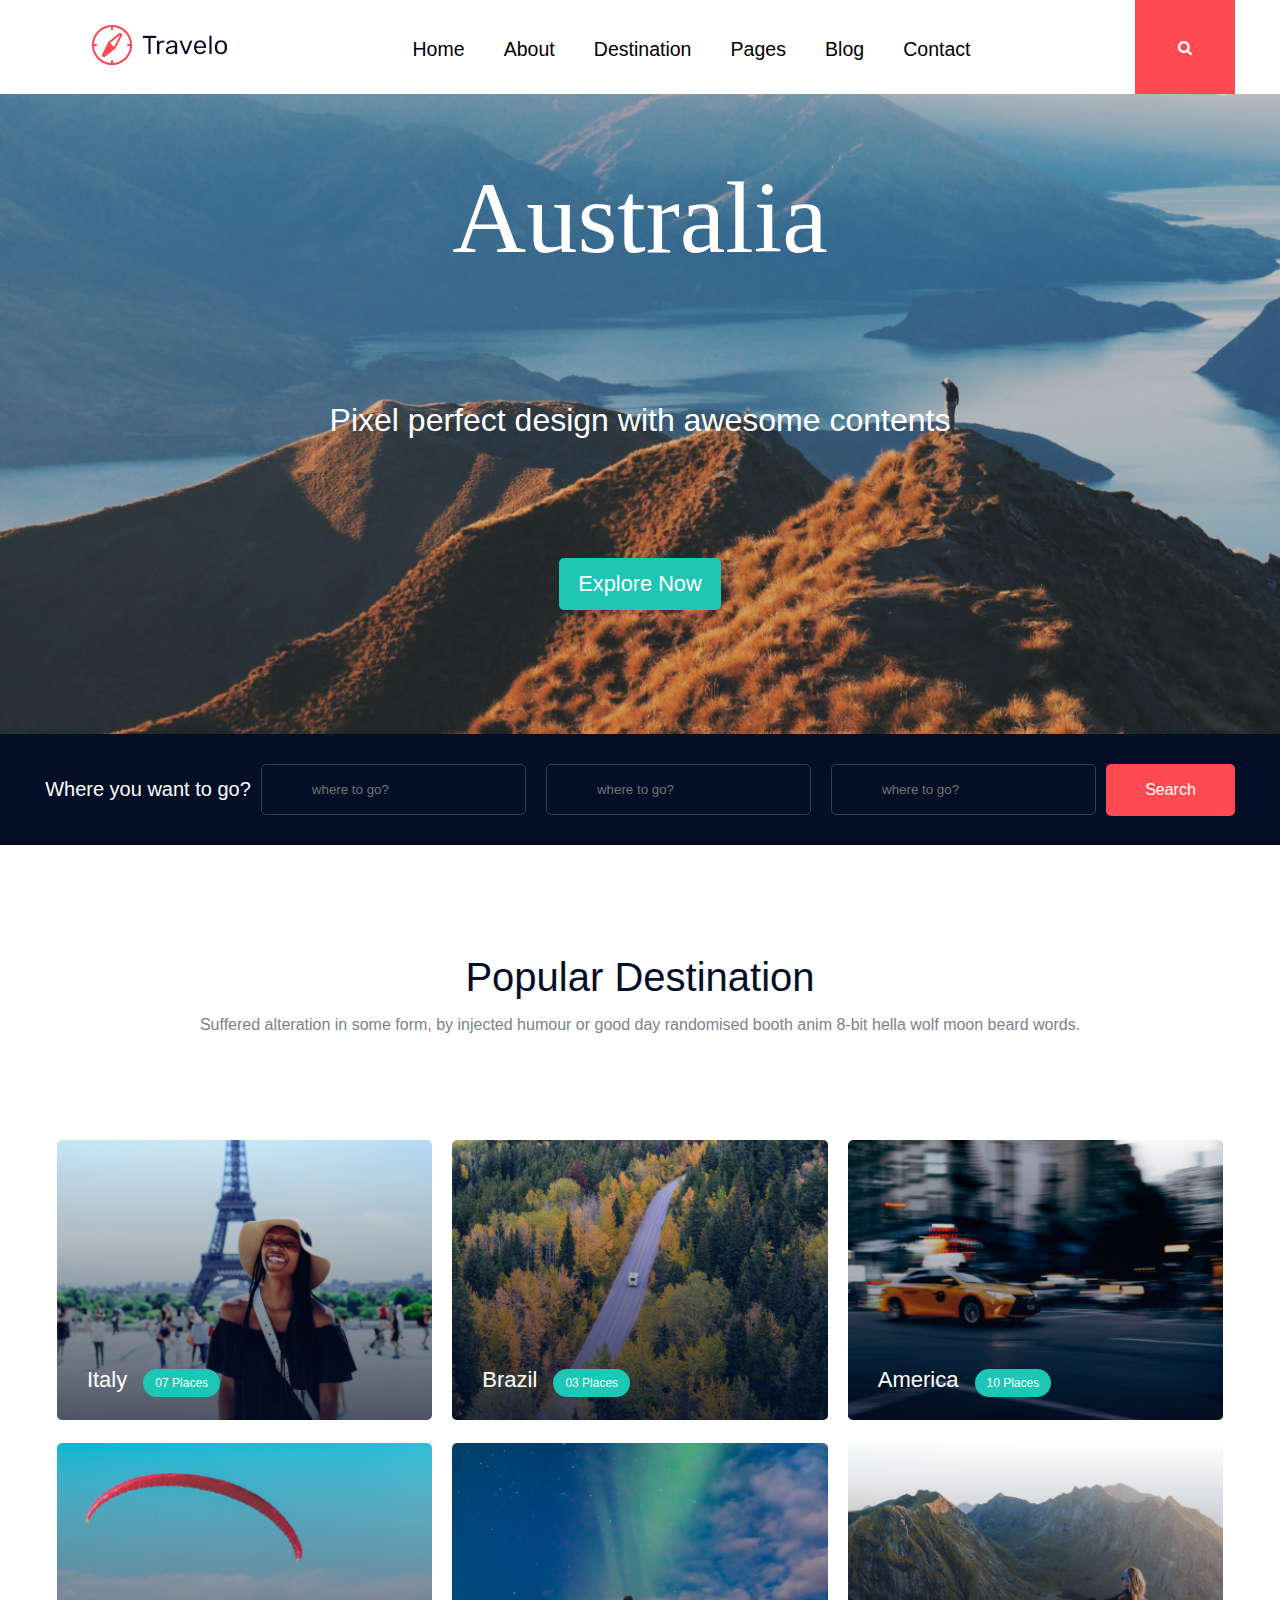
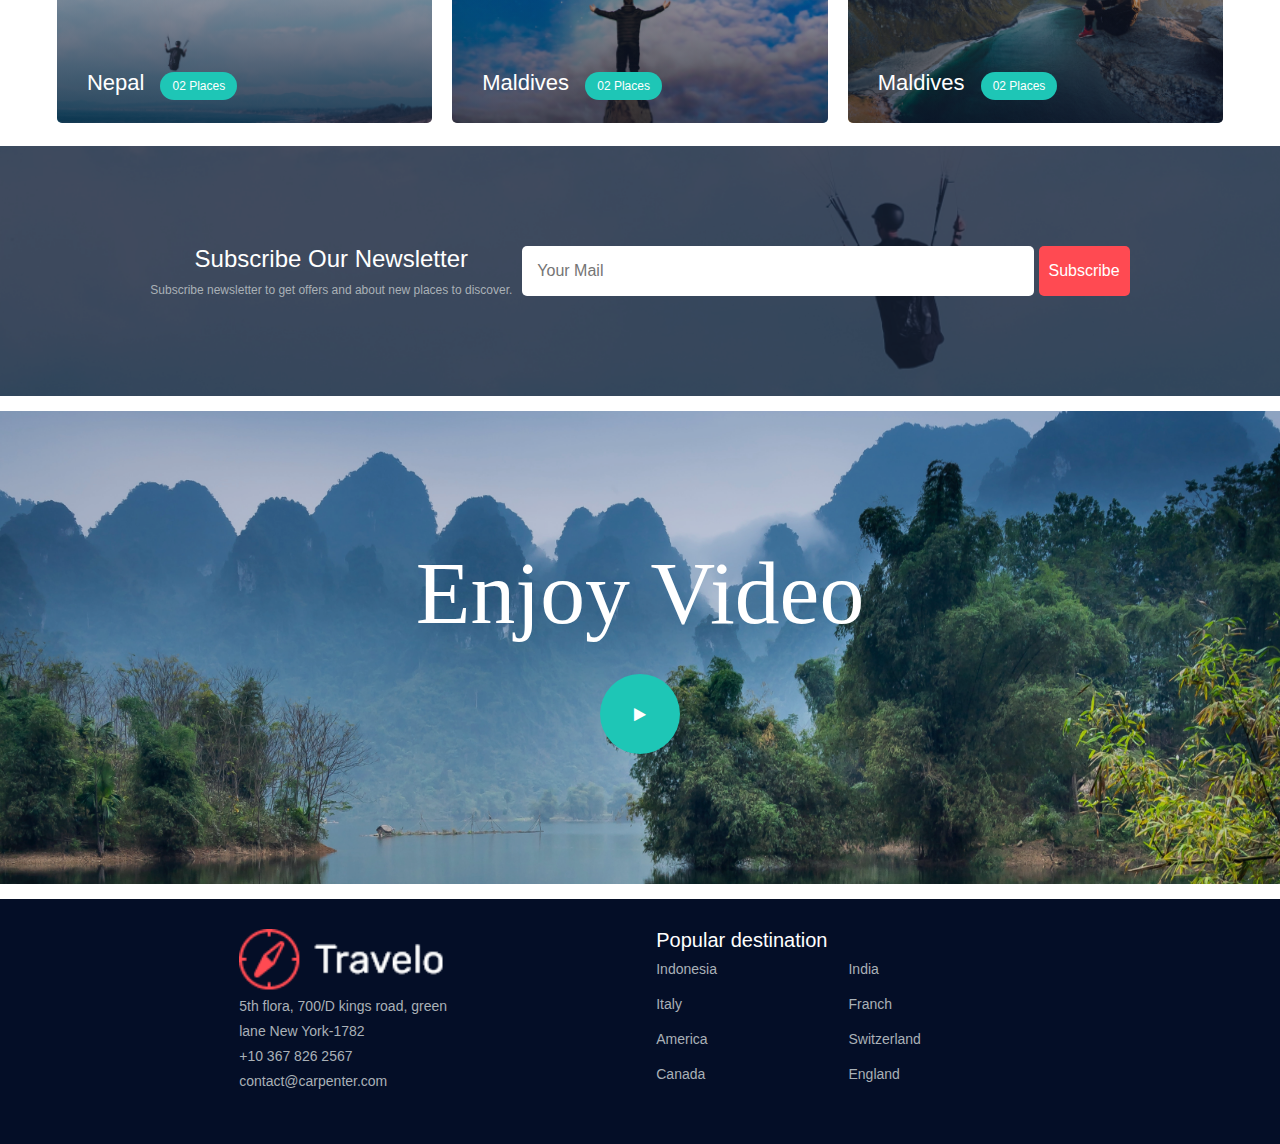
<file: index.html>
<!DOCTYPE html>
<html lang="en">

<head>
    <meta charset="UTF-8">
    <meta name="viewport" content="width=device-width, initial-scale=1.0">
    <link rel="stylesheet" href="css/style.css">
    <link rel="stylesheet" href="css/media-queries.css">
    <link rel="stylesheet" href="https://cdnjs.cloudflare.com/ajax/libs/font-awesome/4.7.0/css/font-awesome.css">
    <title>Travelo</title>
</head>

<body>

    <header class="d-flex">
        <div>
            <a href="#">
                <img src="images/logo.png" alt="logo" title="logo">
            </a>
        </div>
        <nav>
            <ul>
                <li>Home</li>
                <li>About</li>
                <li>Destination</li>
                <li>Pages</li>
                <li>Blog</li>
                <li>Contact</li>
            </ul>
        </nav>
        <div>
            <div class="search-icon d-flex">
                <a href="#">
                    <i class="fa fa-search"></i>
                </a>
            </div>
            <div class="drop-down-menu-bars d-flex">
                <a href="#">
                    <i class="fa fa-bars"></i>
                </a>
            </div>
        </div>
    </header>

    <div class="drop-down-menu" style="display: none;">
        <ul>
            <li>Home</li>
            <li>About</li>
            <li>Destination</li>
            <li>Pages</li>
            <li>Blog</li>
            <li>Contact</li>
        </ul>
    </div>

    <main>
        <section class="slider">
            <div class="slider-text d-flex">
                <h3>Australia</h3>
                <p>Pixel perfect design with awesome contents</p>
                <a href="#" class="slider-btn">Explore Now</a>
            </div>
        </section>
        <section class="search-bar d-flex">
            <h3>Where you want to go?</h3>
            <form action="#" class="search-form d-flex">
                <input type="text" placeholder="where to go?">
                <input type="text" placeholder="where to go?">
                <input type="text" placeholder="where to go?">
                <button type="submit" class="search-btn">Search</button>
            </form>
        </section>
        <section class="popular">
            <section class="row popular-heading">
                <h3 class="popular-title">Popular Destination</h3>
                <p class="popular-description">Suffered alteration in some form, by injected humour or good day
                    randomised booth anim 8-bit hella
                    wolf moon beard words.</p>
            </section>
            <section class="row popular-container">
                <article>
                    <img src="images/1.png" alt="Italy">
                    <div class="popular-image-info">
                        <p>
                            Italy
                            <a href="#">07 Places</a>
                        </p>
                    </div>
                </article>
                <article>
                    <img src="images/2.png" alt="Brazil">
                    <div class="popular-image-info">
                        <p>
                            Brazil
                            <a href="#">03 Places</a>
                        </p>
                    </div>
                </article>
                <article>
                    <img src="images/3.png" alt="America">
                    <div class="popular-image-info">
                        <p>
                            America
                            <a href="#">10 Places</a>
                        </p>
                    </div>
                </article>
                <article>
                    <img src="images/4.png" alt="Nepal">
                    <div class="popular-image-info">
                        <p>
                            Nepal
                            <a href="#">02 Places</a>
                        </p>
                    </div>
                </article>
                <article>
                    <img src="images/5.png" alt="Maldives">
                    <div class="popular-image-info">
                        <p>
                            Maldives
                            <a href="#">02 Places</a>
                        </p>
                    </div>
                </article>
                <article>
                    <img src="images/6.png" alt="Maldives">
                    <div class="popular-image-info">
                        <p>
                            Maldives
                            <a href="#">02 Places</a>
                        </p>
                    </div>
                </article>
            </section>
        </section>
        <section class="newsletter d-flex">
            <div class="newsletter-container row">
                <div class="newsletter-text d-flex">
                    <h4>Subscribe Our Newsletter</h4>
                    <p>Subscribe newsletter to get offers and about new places to discover.</p>
                </div>
                <div class="mail-form">
                    <input type="email" placeholder="Your Mail">
                    <button type="submit" class="newsletter-btn">Subscribe</button>
                </div>
            </div>
        </section>
        <section class="video">
            <div class="video-container d-flex">
                <h3>Enjoy Video</h3>
                <div class="video-btn d-flex">
                    <a href="#">
                        <i class="fa fa-play"></i>
                    </a>
                </div>
            </div>
        </section>
    </main>

    <footer class="d-flex">
        <section class="left-footer">
            <img src="images/footer_logo.png" alt="logo" class="footer-img">
            <ul class="footer-info">
                <li>5th flora, 700/D kings road, green</li>
                <li>lane New York-1782</li>
                <li>+10 367 826 2567</li>
                <li>contact@carpenter.com</li>
            </ul>
        </section>
        <section class="rigth-footer">
            <h3 class="footer-title">Popular destination</h3>
            <ul class="links">
                <li>
                    <a href="#">
                        Indonesia
                    </a>
                </li>
                <li>
                    <a href="#">
                        India
                    </a>
                </li>
                <li>
                    <a href="#">
                        Italy
                    </a>
                </li>
                <li>
                    <a href="#">
                        Franch
                    </a>
                </li>
                <li>
                    <a href="#">
                        America
                    </a>
                </li>
                <li>
                    <a href="#">
                        Switzerland
                    </a>
                </li>
                <li>
                    <a href="#">
                        Canada
                    </a>
                </li>
                <li>
                    <a href="#">
                        England
                    </a>
                </li>
            </ul>
        </section>
    </footer>

    <script src="js/app.js"></script>
</body>

</html>
</file>
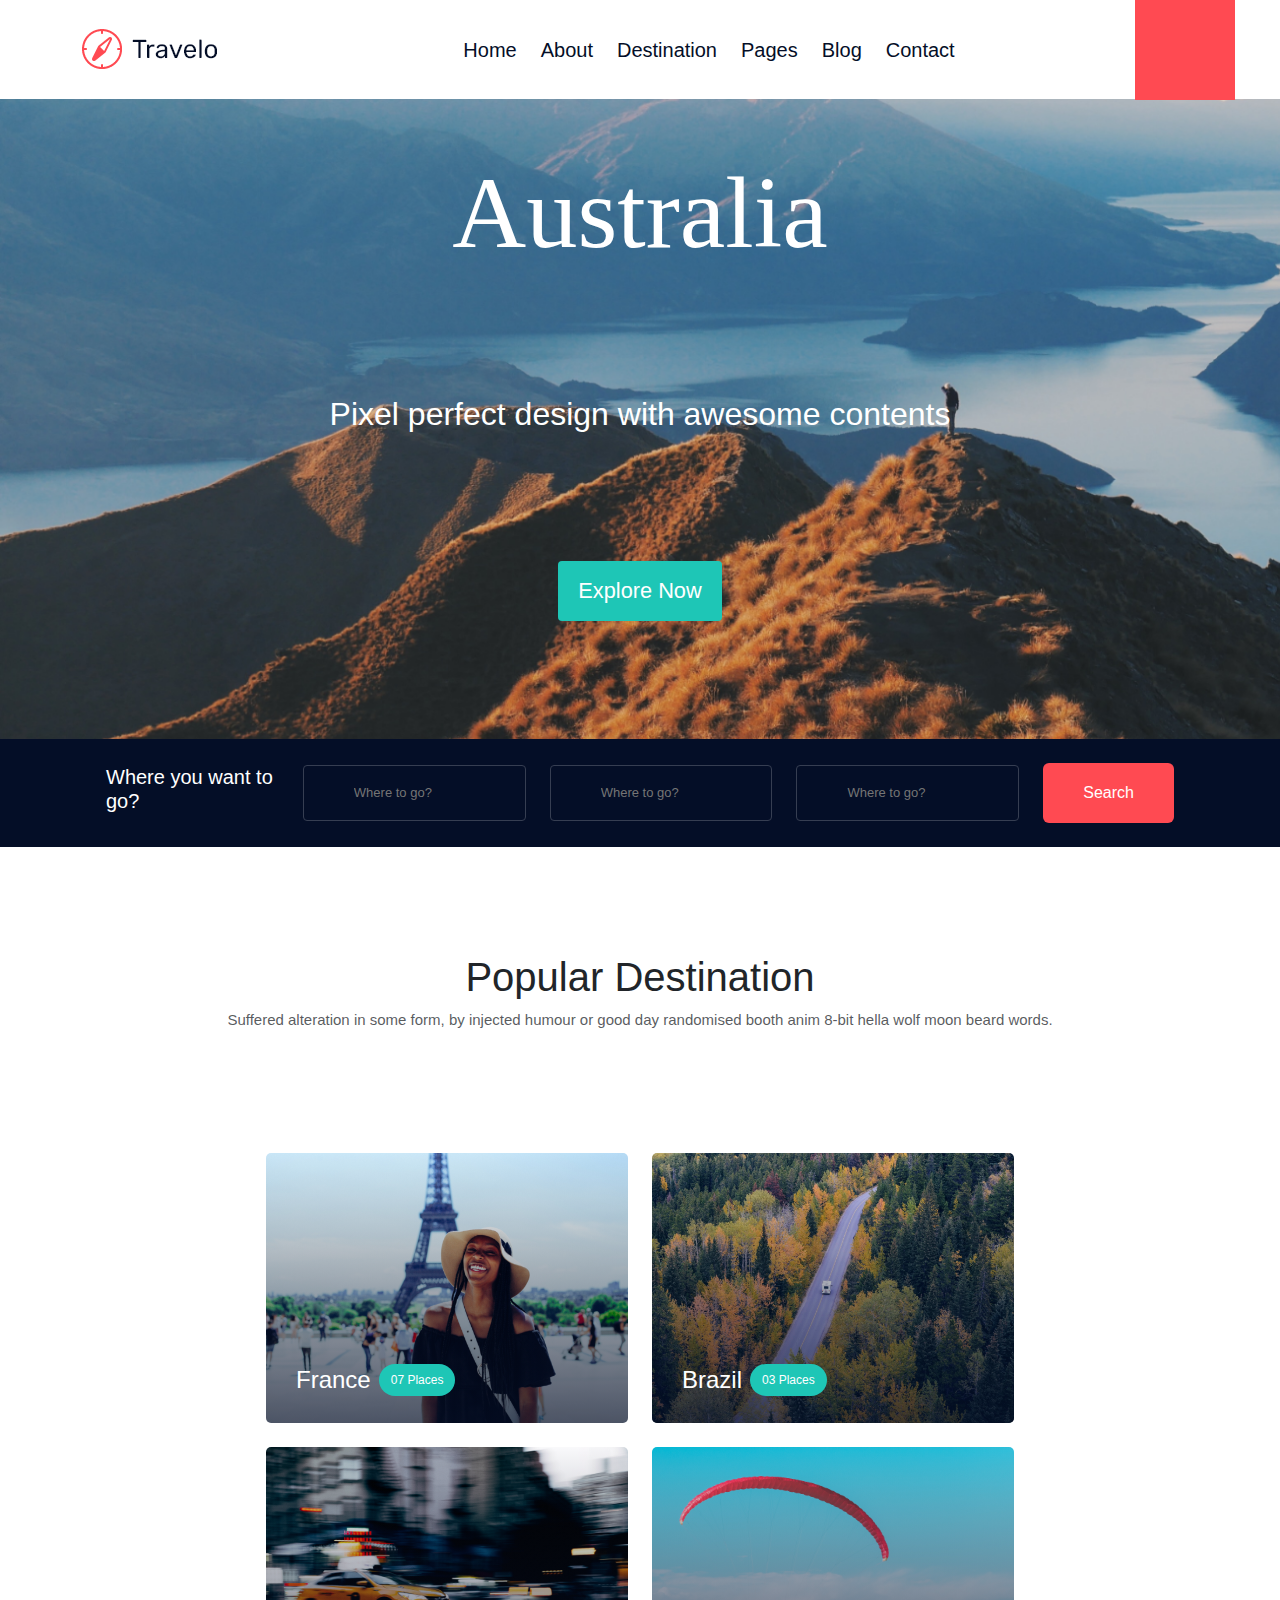
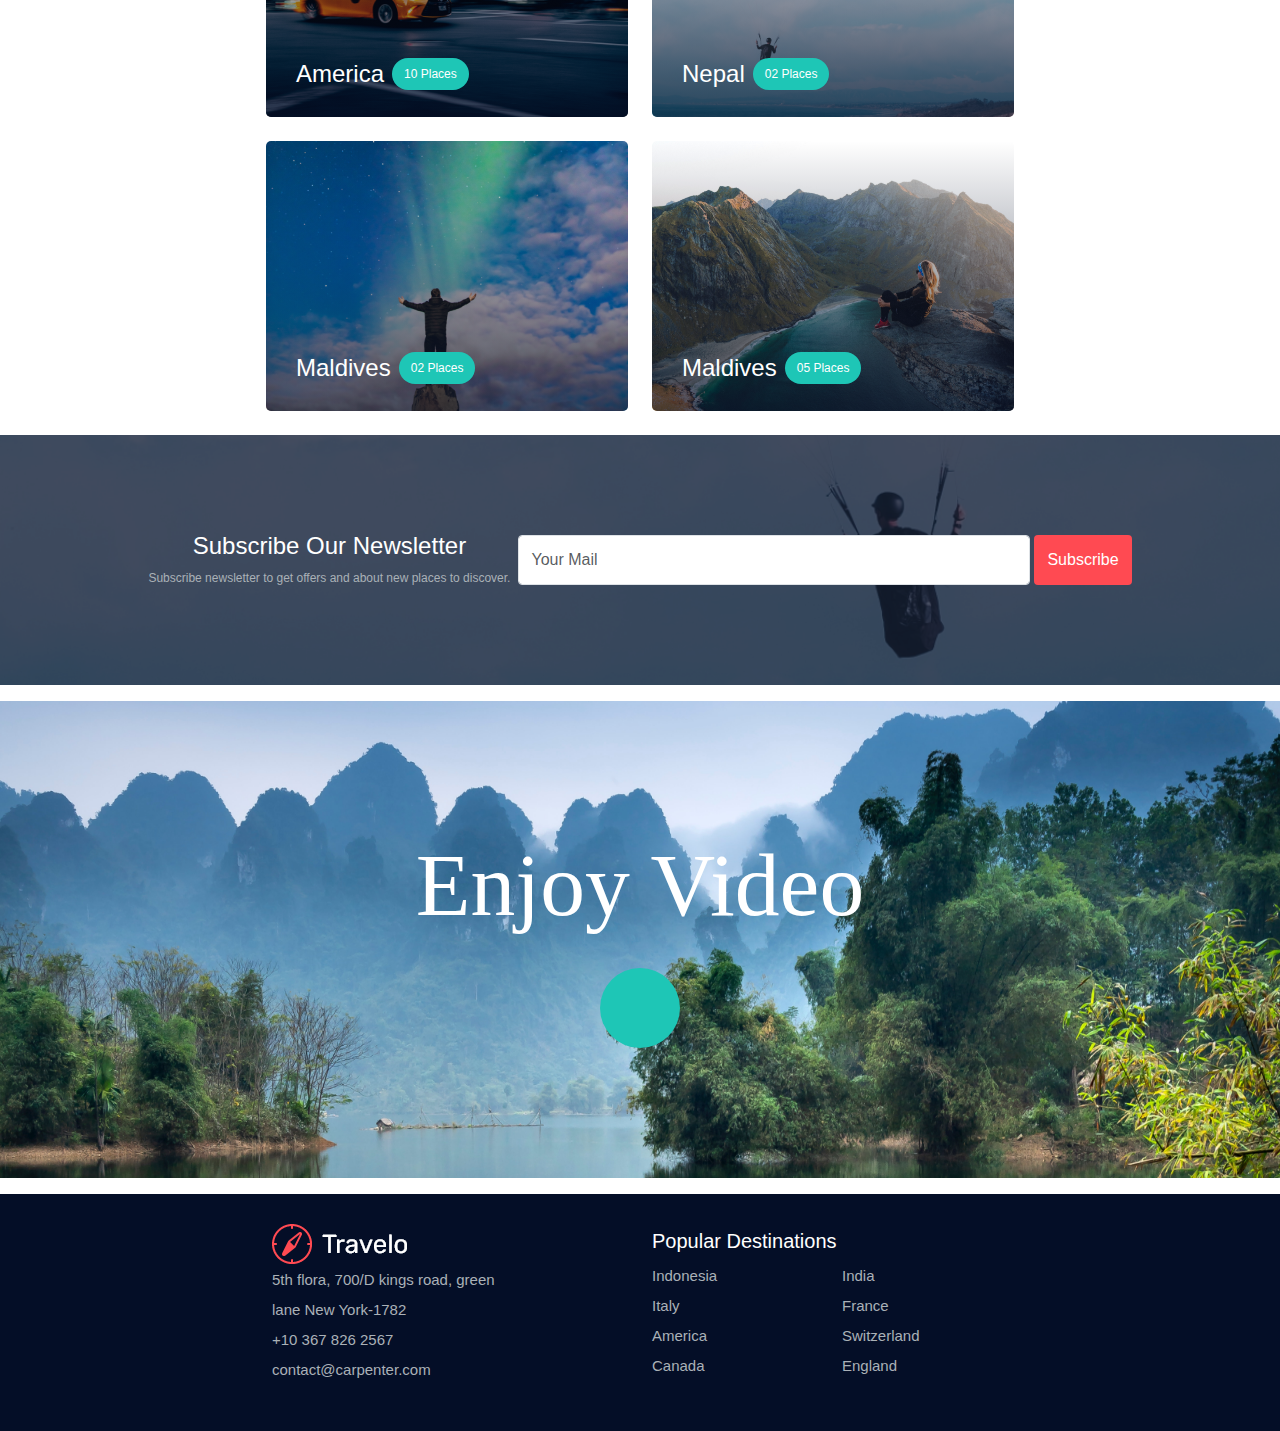
<file: bootstrap version/index.html>
<!DOCTYPE html>
<html lang="en">

<head>
    <meta charset="UTF-8">
    <meta name="viewport" content="width=device-width, initial-scale=1.0">
    <link rel="stylesheet" href="css/bootstrap-reboot.min.css">
    <link rel="stylesheet" href="css/bootstrap.min.css">
    <link rel="stylesheet" href="css/main.css">
    <link rel="stylesheet" href="https://cdnjs.cloudflare.com/ajax/libs/font-awesome/6.5.2/css/all.min.css"
        integrity="sha512-SnH5WK+bZxgPHs44uWIX+LLJAJ9/2PkPKZ5QiAj6Ta86w+fsb2TkcmfRyVX3pBnMFcV7oQPJkl9QevSCWr3W6A=="
        crossorigin="anonymous" referrerpolicy="no-referrer" />
    <title>Travelo</title>
</head>

<body>
    <nav class="navbar navbar-expand-lg position-relative py-4">
        <div class="container">
            <a href="#" class="navbar-brand m-0">
                <img src="images/logo.png" alt="Travelo" class="img-fluid">
            </a>
            <button type="button" class="navbar-toggler border-0 rounded-0 position-absolute top-0 end-0"
                data-bs-toggle="collapse" data-bs-target="#burger-menu" aria-controls="navbar-menu"
                aria-expanded="false" aria-label="Toggle navigation">
                <span class="navbar-toggler-icon"></span>
            </button>
            <div class="collapse navbar-collapse" id="burger-menu">
                <ul class="navbar-nav mx-auto">
                    <li class="nav-item list-inline-item fs-5">
                        <a href="#" class="nav-link text-capitalize">
                            home
                        </a>
                    </li>
                    <li class="nav-item list-inline-item fs-5">
                        <a href="#" class="nav-link text-capitalize">
                            about
                        </a>
                    </li>
                    <li class="nav-item list-inline-item fs-5">
                        <a href="#" class="nav-link text-capitalize">
                            destination
                        </a>
                    </li>
                    <li class="nav-item list-inline-item fs-5">
                        <a href="#" class="nav-link text-capitalize">
                            pages
                        </a>
                    </li>
                    <li class="nav-item list-inline-item fs-5">
                        <a href="#" class="nav-link text-capitalize">
                            blog
                        </a>
                    </li>
                    <li class="nav-item list-inline-item fs-5">
                        <a href="#" class="nav-link text-capitalize">
                            contact
                        </a>
                    </li>
                </ul>
            </div>
            <div class="search-icon d-flex justify-content-center align-items-center position-absolute top-0 bottom-0">
                <a href="#">
                    <i class="fa fa-search"></i>
                </a>
            </div>
        </div>
    </nav>

    <section class="slider">
        <div class="slider-text d-flex flex-column justify-content-around align-items-center">
            <h3 class="text-capitalize fw-normal">
                australia
            </h3>
            <p>
                Pixel perfect design with awesome contents
            </p>
            <a href="#" class="btn rounded-1 text-capitalize">
                explore now
            </a>
        </div>
    </section>

    <section class="search-bar">
        <div class="container">
            <div class="search-bar-inner d-flex justify-content-center align-items-center gap-4 p-4">
                <h3 class="fs-5">
                    Where you want to go?
                </h3>
                <form action="" class="d-flex justify-content-center align-items-center gap-4">
                    <input type="text" name="" id="" class="form-control rounded-1 bg-transparent"
                        placeholder="Where to go?">
                    <input type="text" name="" id="" class="form-control rounded-1 bg-transparent"
                        placeholder="Where to go?">
                    <input type="text" name="" id="" class="form-control rounded-1 bg-transparent"
                        placeholder="Where to go?">
                    <button type="submit" class="btn search-btn">
                        Search
                    </button>
                </form>
            </div>
        </div>
    </section>

    <section class="popular">
        <div class="container">
            <div class="popular-header row flex-column text-center">
                <h3 class="fs-1 text-capitalize">
                    popular destination
                </h3>
                <p class="text-muted">
                    Suffered alteration in some form, by injected humour or good day
                    randomised booth anim 8-bit hella
                    wolf moon beard words.
                </p>
            </div>
            <div class="popular-body d-flex flex-wrap justify-content-center gap-4">
                <article class="position-relative">
                    <img src="images/1.png" alt="France" class="img-fluid">
                    <div class="popular-img-info position-absolute d-flex align-items-center justify-content-center">
                        <p class="text-capitalize fs-4 m-0">
                            france
                        </p>
                        <a href="#" class="text-capitalize text-decoration-none ms-2 rounded-5">
                            07 places
                        </a>
                    </div>
                </article>
                <article class="position-relative">
                    <img src="images/2.png" alt="Brazil" class="img-fluid">
                    <div class="popular-img-info position-absolute d-flex align-items-center justify-content-center">
                        <p class="text-capitalize fs-4 m-0">
                            brazil
                        </p>
                        <a href="#" class="text-capitalize text-decoration-none ms-2 rounded-5">
                            03 places
                        </a>
                    </div>
                </article>
                <article class="position-relative">
                    <img src="images/3.png" alt="America" class="img-fluid">
                    <div class="popular-img-info position-absolute d-flex align-items-center justify-content-center">
                        <p class="text-capitalize fs-4 m-0">
                            america
                        </p>
                        <a href="#" class="text-capitalize text-decoration-none ms-2 rounded-5">
                            10 places
                        </a>
                    </div>
                </article>
                <article class="position-relative">
                    <img src="images/4.png" alt="Nepal" class="img-fluid">
                    <div class="popular-img-info position-absolute d-flex align-items-center justify-content-center">
                        <p class="text-capitalize fs-4 m-0">
                            nepal
                        </p>
                        <a href="#" class="text-capitalize text-decoration-none ms-2 rounded-5">
                            02 places
                        </a>
                    </div>
                </article>
                <article class="position-relative">
                    <img src="images/5.png" alt="Maldives" class="img-fluid">
                    <div class="popular-img-info position-absolute d-flex align-items-center justify-content-center">
                        <p class="text-capitalize fs-4 m-0">
                            maldives
                        </p>
                        <a href="#" class="text-capitalize text-decoration-none ms-2 rounded-5">
                            02 places
                        </a>
                    </div>
                </article>
                <article class="position-relative">
                    <img src="images/6.png" alt="Maldives" class="img-fluid">
                    <div class="popular-img-info position-absolute d-flex align-items-center justify-content-center">
                        <p class="text-capitalize fs-4 m-0">
                            maldives
                        </p>
                        <a href="#" class="text-capitalize text-decoration-none ms-2 rounded-5">
                            05 places
                        </a>
                    </div>
                </article>
            </div>
        </div>
    </section>

    <section class="newsletter position-relative mt-4">
        <div class="container d-flex justify-content-center align-items-center gap-2">
            <div class="newsletter-text d-flex flex-column align-items-center text-center">
                <h4 class="text-capitalize">
                    subscribe our newsletter
                </h4>
                <p class="m-0">
                    Subscribe newsletter to get offers and about new places to discover.
                </p>
            </div>
            <form action="" class="d-flex gap-1">
                <input type="email" name="" id="" class="form-control rounded-1 text-capitalize"
                    placeholder="your mail">
                <button type="button" class="btn rounded-1 text-capitalize">
                    subscribe
                </button>
            </form>
        </div>
    </section>

    <section class="video position-relative my-3">
        <div class="video-text position-relative d-flex flex-column justify-content-center align-items-center">
            <h3 class="text-capitalize">
                enjoy video
            </h3>
            <a href="#" class="btn d-flex justify-content-center align-items-center rounded-circle">
                <i class="fa fa-play"></i>
            </a>
        </div>
    </section>

    <footer class="footer">
        <div class="container">
            <div class="row justify-content-center align-items-center">
                <div class="col-12 col-lg-4">
                    <a href="#">
                        <img src="images/footer_logo.png" alt="Travelo" class="img-fluid">
                    </a>
                    <ul class="list-unstyled">
                        <li class="lh-lg">
                            5th flora, 700/D kings road, green
                        </li>
                        <li class="lh-lg">
                            lane New York-1782
                        </li>
                        <li class="lh-lg">
                            +10 367 826 2567
                        </li>
                        <li class="lh-lg">
                            contact@carpenter.com
                        </li>
                    </ul>
                </div>
                <div class="col-12 col-lg-4">
                    <h3 class="text-capitalize">
                        popular destinations
                    </h3>
                    <ul class="list-unstyled row">
                        <div class="col-6">
                            <li class="lh-lg">
                                <a href="#">
                                    Indonesia
                                </a>
                            </li>
                            <li class="lh-lg">
                                <a href="#">
                                    Italy
                                </a>
                            </li>
                            <li class="lh-lg">
                                <a href="#">
                                    America
                                </a>
                            </li>
                            <li class="lh-lg">
                                <a href="#">
                                    Canada
                                </a>
                            </li>
                        </div>
                        <div class="col-6">
                            <li class="lh-lg">
                                <a href="#">
                                    India
                                </a>
                            </li>
                            <li class="lh-lg">
                                <a href="#">
                                    France
                                </a>
                            </li>
                            <li class="lh-lg">
                                <a href="#">
                                    Switzerland
                                </a>
                            </li>
                            <li class="lh-lg">
                                <a href="#">
                                    England
                                </a>
                            </li>
                        </div>
                    </ul>
                </div>
            </div>
        </div>
    </footer>

    <script src="js/bootstrap.min.js"></script>
</body>

</html>
</file>
<file: css/style.css>
* {
    margin: 0;
    padding: 0;
    box-sizing: border-box;
}

body {
    font-family: Arial, Helvetica, sans-serif;
    font-size: 15px;
}

/* ---------------------------------------------------------group styles---------------------------------------------------------- */

a {
    text-decoration: none;
    transition: color .2s;
}

a:hover {
    color: #FF4A52;
}

li {
    list-style: none;
    cursor: pointer;
    transition: color .2s;
}

li:hover {
    color: #FF4A52;
}

ul {
    margin: 0;
    padding: 0;
}

.d-flex {
    display: flex !important;
}

.w-100 {
    width: 100% !important;
}

.w-50 {
    width: 50% !important;
}

.row {
    width: 100% !important;
    display: flex !important;
}

.font-15 {
    font-size: 15px !important;
}

/* --------------------------------------------------------------header---------------------------------------------------------- */

header {
    position: relative;
    justify-content: space-around;
    padding: 25px 0;
    background-color: #FFF;
}

nav li {
    display: none;
    margin-top: 13px;
    margin-right: 35px;
    font-size: 1.3em;
}

.search-icon {
    justify-content: center;
    align-items: center;
}

.search-icon a {
    color: #000;
}

.drop-down-menu-bars {
    justify-content: center;
    align-items: center;
}

.drop-down-menu-bars a {
    color: #000;
}

/* ------------------------------------------------mobile drop down menu---------------------------------------------------------- */

.drop-down-menu {
    margin: 20px;
    margin-top: 0;
    background-color: #FFF;
    z-index: 1000;
}

.drop-down-menu[open] {
    animation: slide-in 1000ms forwards, fade-in 500ms forwards;
}

.drop-down-menu li {
    line-height: 1.5em;
}

@keyframes fade-in {
    0% {
      opacity: 0;
    }
    100% {
      opacity: 1;
    }
}
  
@keyframes fade-out {
    0% {
      opacity: 1;
    }
    100% {
      opacity: 0;
    }
}
  
@keyframes slide-in {
    0% {
      transform: translateY(-20%);
    }
    100% {
      transform: translateY(0%);
    }
}

@keyframes slide-out {
    0% {
      transform: translateY(0%);
    }
    100% {
      transform: translateY(-20%);
    }
}

/* ----------------------------------------------------------slider---------------------------------------------------------- */

.slider {
    background: url("../images/banner2.png") no-repeat;
    height: 50vw;
    background-size: cover;
}

.slider-text {
    justify-content: space-around;
    align-items: center;
    flex-direction: column;
    height: 45vw;
}

.slider-text h3 {
    font-family: cursive;
    font-size: 8vw;
    font-weight: 400;
    color: #FFF;
    line-height: 10vw;
}

.slider-text p {
    font-size: 2.5vw;
    font-weight: 400;
    color: #FFF;
}

.slider-btn {
    font-family: sans-serif;
    font-size: 1.7vw;
    border: none;
    border-radius: 5px;
    outline: none;
    padding: 1vw 1.5vw;
    background-color: #1EC6B6;
    color: #FFF;
    transition: .3s;
}

.slider-btn:hover {
    background-color: #FF4A52;
    color: #FFF !important;
}

/* ----------------------------------------------------------search bar---------------------------------------------------------- */

.search-bar {
    flex-direction: column;
    align-items: center;
    padding: 20px 25px;
    background-color: #040E27;
}

.search-bar h3 {
    font-size: 20px;
    font-weight: 400;
    color: #FFF;
}

.search-form {
    flex-direction: column;
    align-items: center;
    width: 80%;
}

.search-form input {
    width: 100%;
    border: 1px solid #363E52;
    border-radius: 5px;
    outline: 0;
    margin: 10px;
    padding: 17px 50px;
    color: #FFF;
    background-color: transparent;
}

.search-btn {
    font-size: 16px;
    border: none;
    border-radius: 5px;
    outline: none;
    padding: 17px 39px;
    color: #FFF;
    background-color: #FF4A52;
    transition: .3s;
    cursor: pointer;
}

.search-btn:hover {
    color: #FFF !important;
    background-color: #1EC6B6;
}

/* -----------------------------------------------------popular destinations------------------------------------------------------ */

.popular-heading {
    flex-direction: column;
    align-items: center;
    margin: 100px 0;
}

.popular-title {
    font-size: 40px;
    font-weight: 500;
    margin: 10px;
    text-align: center;
    color: #040E27;
}

.popular-description {
    font-size: 16px;
    line-height: 30px;
    font-weight: 400;
    text-align: center;
    color: #7A838B;
}

.popular-container {
    flex-wrap: wrap;
    justify-content: center;
}

article img {
    width: 100%;
    height: 280px;
    margin-bottom: 20px;
}

.popular-container article {
    position: relative;
    margin: 0 10px;
    transition: transform .3s;
    cursor: pointer;
}

.popular-container article:hover {
    transform: translateY(-10px);
}

.popular-container article::before {
    position: absolute;
    top: 0;
    left: 0;
    background: linear-gradient(to bottom, rgba(4, 14, 39, 0) 0%, rgba(4, 14, 39, 0.7) 100%);
    content: '';
    width: 100%;
    height: 92.4%;
    border-radius: 5px;
    z-index: 1000;
}

.popular-image-info {
    position: absolute;
    left: 30px;
    bottom: 50px;
    z-index: 1000;
}

.popular-image-info p {
    font-size: 22px;
    font-weight: 500;
    color: #FFF;
    transition: .3s;
}

.popular-image-info a {
    font-size: 12px;
    font-weight: 400;
    padding: 7px 12px;
    margin-left: 10px;
    border-radius: 30px;
    color: #FFF;
    background-color: #1EC6B6;
}

.popular-container article:hover .popular-image-info p {
    color: #FF4A52;
}

.popular-container article:hover .popular-image-info a {
    color: #FFF;
    background-color: #FF4A52;
}

/* ----------------------------------------------------------news letter---------------------------------------------------------- */

.newsletter {
    position: relative;
    background-image: url("../images/newsletter.png");
    background-position: 65% 65%;
    background-size: cover;
    height: 250px;
}

.newsletter::before {
    position: absolute;
    top: 0;
    left: 0;
    width: 100%;
    height: 100%;
    content: '';
    background-color: #040E27;
    opacity: .7;
}

.newsletter-container {
    flex-direction: column;
    align-items: center;
    z-index: 1000;
}

.newsletter-text {
    flex-direction: column;
    align-items: center;
    text-align: center;
    margin-top: 25px;
}


.newsletter-text h4 {
    font-size: 24px;
    font-weight: 400;
    margin-bottom: 10px;
    color: #FFF;
}

.newsletter-text p {
    font-size: 12px;
    font-weight: 400;
    color: #AAB1B7;
}

.mail-form {
    display: flex;
    flex-direction: column;
}

.mail-form input {
    width: 40vw;
    height: 50px;
    font-size: 16px;
    border-radius: 5px;
    border: none;
    outline: none;
    padding-left: 15px;
    margin: 10px 0;
    color: #000;
    background-color: #FFF;
}

.newsletter-btn {
    font-size: 16px;
    padding: 16px 10px;
    border: none;
    border-radius: 5px;
    text-align: center;
    cursor: pointer;
    color: #FFF;
    background-color: #FF4A52;
}

/* --------------------------------------------------------------video---------------------------------------------------------- */

.video {
    position: relative;
    width: 100%;
    padding: 130px 0;
    margin: 15px 0;
    background-image: url("../images/video.png");
    background-repeat: no-repeat;
    background-position: center center;
    background-size: 100% 100%;
}

.video::before {
    position: absolute;
    top: 0;
    left: 0;
    content: '';
    width: 100%;
    height: 100%;
    background-color: #040E27;
    opacity: .2;
    z-index: 1;
}

.video-container {
    position: relative;
    flex-direction: column;
    justify-content: center;
    align-items: center;
    z-index: 10;
}

.video-container h3 {
    font-family: cursive;
    font-size: 7vw;
    font-weight: 400;
    margin-bottom: 30px;
    color: #FFF;
}

.video-btn {
    justify-content: center;
    align-items: center;
    width: 80px;
    height: 80px;
    border-radius: 50%;
    background-color: #1EC6B6;
    cursor: pointer;
    transition: background .5s;
}

.video-btn a {
    color: #FFF;
}

.video-btn:hover {
    background-color: #FF4A52;
}

/* -------------------------------------------------------------footer---------------------------------------------------------- */

footer {
    flex-direction: column;
    align-items: flex-start;
    padding: 30px;
    background-color: #040E27;
}

.left-footer {
    margin-bottom: 20px;
}

.footer-img {
    width: 100%;
    height: auto;
}

.footer-info li {
    font-size: 14px;
    font-weight: 400;
    line-height: 25px;
    color: #AAB1B7;
}

.footer-title {
    font-size: 20px;
    font-weight: 400;
    color: #FFF;
}

.links li {
    float: left;
    width: 50%;
    font-size: 14px;
    line-height: 35px;
}

.links li a {
    font-weight: 400;
    color: #AAB1B7;
}
</file>
<file: css/media-queries.css>
@media (min-width: 576px) {
    .search-icon {
        position: absolute;
        width: 45px;
        right: 45px;
        top: 0;
        bottom: 0;
        background-color: #FF4A52;
    }
    .search-icon a {
        color: #FFF !important;
    }
    .drop-down-menu-bars {
        position: absolute;
        width: 45px;
        top: 0;
        right: 0;
        bottom: -1px;
        background-color: #1EC6B6;
        justify-content: center;
        align-items: center;
        z-index: 100;
    }
}

@media (min-width: 992px) {
    nav li {
        display: inline-block;
    }
    .drop-down-menu-bars {
        display: none !important;
    }
    footer {
        flex-direction: row;
        justify-content: space-evenly;
    }
}

@media (min-width: 1200px) {
    .search-icon {
        width: 100px;
    }
    .search-bar {
        flex-direction: row;
        justify-content: center;
    }
    .search-form {
        flex-direction: row;
        justify-content: center;
    }
    .newsletter-container {
        flex-direction: row;
        justify-content: center;
    }
    .newsletter-text {
        margin-top: 0;
        margin-right: 10px;
    }
    .mail-form {
        display: block;
    }
}
</file>
<file: bootstrap version/css/main.css>
:root {
    --mainBlack: #040E27;
    --mainRed: #FF4A52;
    --mainCyan: #1EC6B6;
    --mainWhite: #FFF;
}

body {
    font-family: Arial, Helvetica, sans-serif;
    font-size: 15px;
}

.navbar-toggler {
    width: 45px;
    height: 100px !important;
    background-color: var(--mainCyan);
    box-shadow: none !important;
}

.navbar-toggler-icon {
    width: 20px;
    height: 20px;
}

.nav-link {
    color: var(--mainBlack);
}

.nav-link:hover {
    color: var(--mainRed);
}

.search-icon {
    right: 45px;
    width: 45px;
    height: 100px !important;
    background-color: var(--mainRed);
}

@media (min-width: 1200px) {
    .search-icon {
        width: 100px;
    }
}

.search-icon i {
    color: var(--mainWhite);
}

.nav-icons {
    width: 90px;
    height: 100px;
}

@media (max-width: 576px) {
    .nav-icons {
        flex-direction: column;
    }

    .navbar-toggler {
        top: 20px !important;
        right: 12px !important;
        background-color: transparent;
    }

    .search-icon {
        top: 30px !important;
        right: 12px !important;
        height: fit-content !important;
        background-color: transparent;
    }

    .search-icon i {
        color: var(--mainBlack);
    }
}

/* slider */

.slider {
    height: 50vw;
    background: url("../images/banner2.png") no-repeat;
    background-size: cover;
}

.slider-text {
    height: 45vw;
}

.slider-text h3 {
    font-family: cursive;
    font-size: 8vw;
    color: var(--mainWhite);
}

.slider-text p {
    font-size: 2.5vw;
    color: var(--mainWhite);
}

.slider-text a {
    font-size: 1.7vw;
    padding: 1vw 1.5vw;
    color: var(--mainWhite);
    background-color: var(--mainCyan);
    transition: .5s;
}

.slider-text a:hover {
    color: var(--mainWhite);
    background-color: var(--mainRed);
}

/* search bar */

.search-bar {
    background-color: var(--mainBlack);
}

@media (max-width: 1200px) {
    .search-bar-inner {
        flex-direction: column;
    }
}

.search-bar h3 {
    color: var(--mainWhite);
}

@media (max-width: 993px) {
    .search-bar form {
        flex-direction: column;
        width: 100%;
    }

    .search-btn {
        width: fit-content;
    }
}

.search-bar form input {
    font-size: 13px;
    padding: 17px 50px;
    border: 1px solid #363E52;
    color: var(--mainWhite) !important;
}

.search-bar form input::placeholder {
    color: #757575;
}

.search-btn {
    padding: 17px 39px;
    color: var(--mainWhite);
    background-color: var(--mainRed);
}

.search-btn:hover {
    color: var(--mainWhite);
    background-color: var(--mainCyan);
}

/* popular */

.popular-header {
    margin: 6.6rem 0;
}

article {
    transition: .3s;
    cursor: pointer;
}

article::before {
    content: "";
    position: absolute;
    top: 0;
    left: 0;
    width: 100%;
    height: 100%;
    border-radius: 5px;
    background: linear-gradient(to bottom, rgba(4, 14, 39, 0) 0%, rgba(4, 14, 39, 0.7) 100%);
}

.popular-img-info {
    bottom: 25px;
    left: 30px;
    color: var(--mainWhite);
}

.popular-img-info p {
    transition: .3s;
}

.popular-img-info a {
    font-size: 12px;
    padding: 7px 12px;
    color: var(--mainWhite);
    background-color: var(--mainCyan);
    transition: .3s;
}

article:hover {
    transform: translateY(-10px);
}

article:hover .popular-img-info p {
    color: var(--mainRed);
}

article:hover .popular-img-info a {
    background-color: var(--mainRed);
}

/* newsletter */

.newsletter {
    background-image: url("../images/newsletter.png");
    background-position: 65% 65%;
    background-size: cover;
    height: 250px;
}

.newsletter::before {
    content: "";
    position: absolute;
    top: 0;
    left: 0;
    width: 100%;
    height: 100%;
    background-color: var(--mainBlack);
    opacity: .7;
}

.newsletter .container {
    position: relative;
    height: 100%;
    z-index: 100;
}

.newsletter-text h4 {
    color: var(--mainWhite);
}

.newsletter-text p {
    font-size: 12px;
    color: #AAB1B7;
}

.newsletter form input {
    width: 40vw;
    height: 50px;
}

.newsletter form button {
    color: var(--mainWhite);
    background-color: var(--mainRed);
    transition: .3s;
}

.newsletter form button:hover {
    color: var(--mainWhite);
    background-color: var(--mainCyan);
}

@media (max-width: 1200px) {

    .newsletter .container,
    .newsletter form {
        flex-direction: column;
    }
}

/* video */

.video {
    padding: 130px 0;
}

.video::before {
    content: "";
    position: absolute;
    top: 0;
    left: 0;
    width: 100%;
    height: 100%;
    background: url("../images/video.png") center no-repeat;
    background-size: 100% 100%;
}

.video-text {
    z-index: 100;
}

.video-text h3 {
    font-family: cursive;
    font-size: 7vw;
    margin-bottom: 30px;
    color: var(--mainWhite);
}

.video-text a {
    width: 80px;
    height: 80px;
    background-color: var(--mainCyan);
    transition: .5s;
}

.video-text a:hover {
    background-color: var(--mainRed);
}

.video-text a i {
    color: var(--mainWhite);
}

/* footer */

.footer {
    padding: 30px;
    background-color: var(--mainBlack);
}

.footer ul li {
    line-height: 25px;
    color: #AAB1B7;
}

.footer h3 {
    font-size: 20px;
    color: var(--mainWhite);
}

.footer ul li a {
    text-decoration: none;
    color: #AAB1B7;
}
</file>
